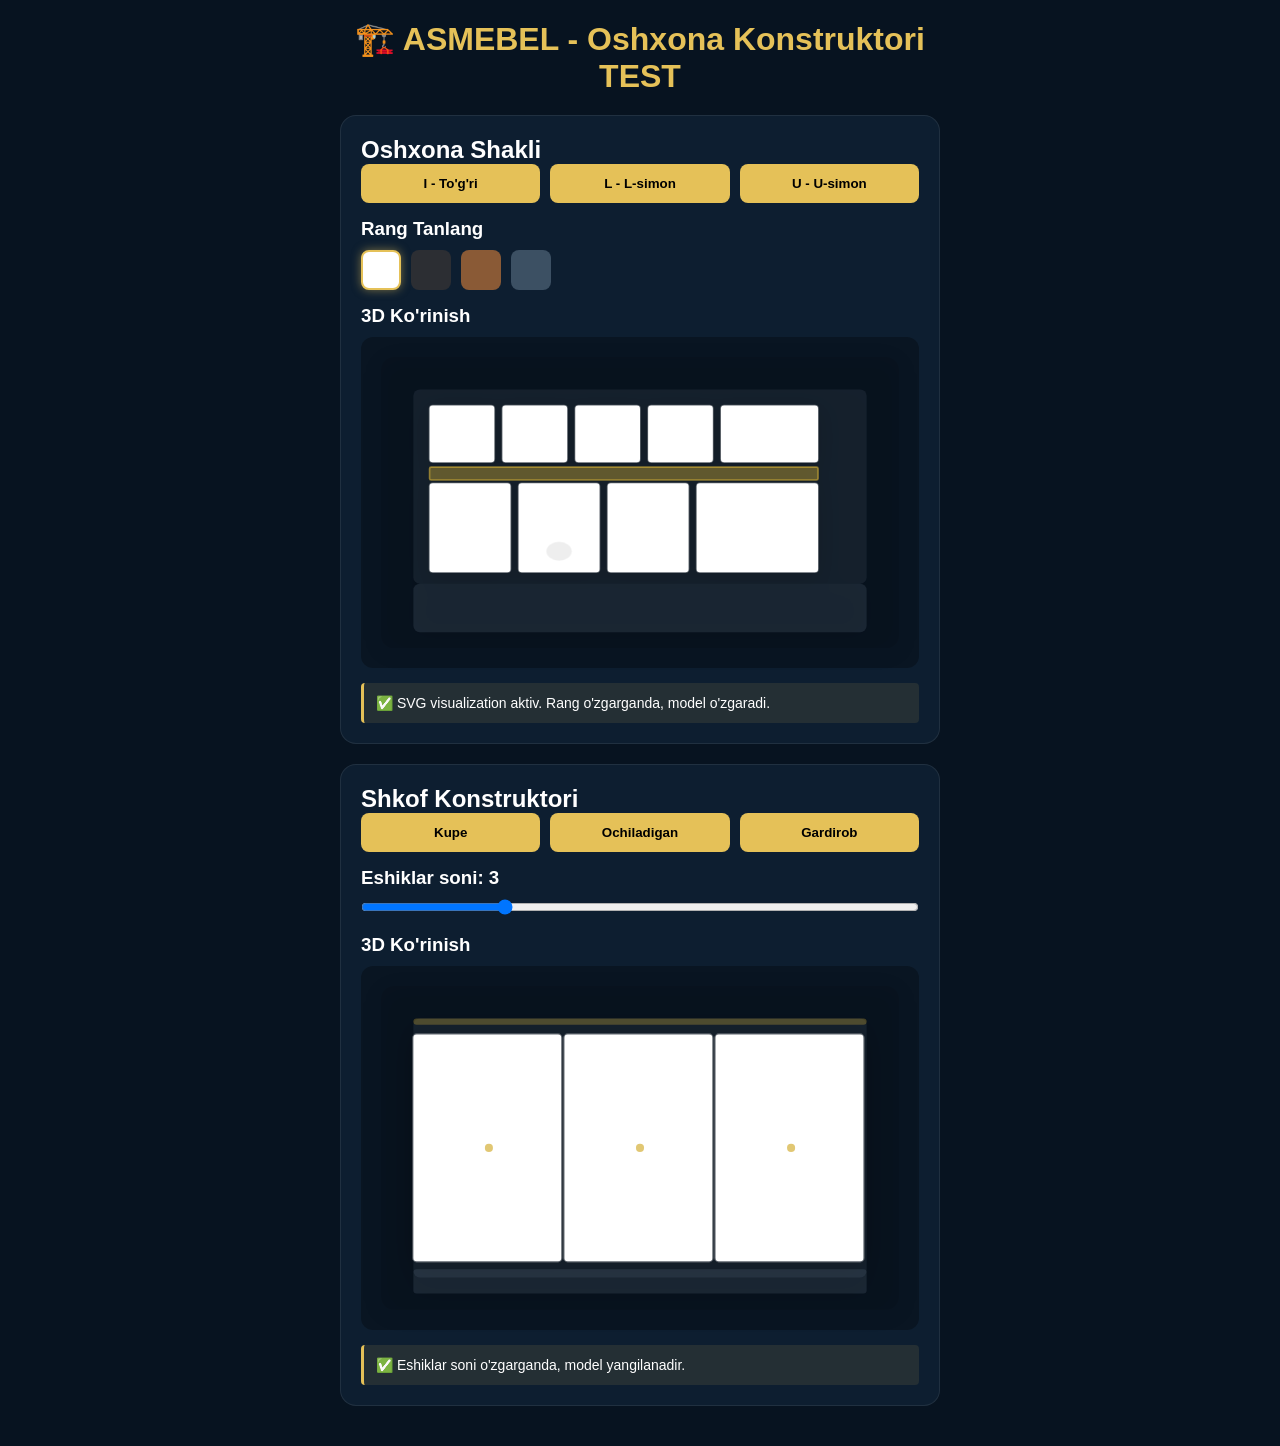
<file: webapp/test.html>
<!DOCTYPE html>
<html lang="uz">
<head>
  <meta charset="UTF-8">
  <meta name="viewport" content="width=device-width, initial-scale=1.0">
  <title>ASMEBEL Test</title>
  <style>
    * {
      margin: 0;
      padding: 0;
      box-sizing: border-box;
    }
    body {
      background: #071320;
      color: white;
      font-family: Arial, sans-serif;
      padding: 20px;
      min-height: 100vh;
    }
    .container {
      max-width: 600px;
      margin: 0 auto;
    }
    h1 {
      color: #e5c158;
      margin-bottom: 20px;
      text-align: center;
    }
    .section {
      background: rgba(18, 38, 58, 0.65);
      border: 1px solid rgba(255, 255, 255, 0.08);
      border-radius: 16px;
      padding: 20px;
      margin-bottom: 20px;
    }
    .preview-box {
      background: rgba(0, 0, 0, 0.3);
      border-radius: 12px;
      padding: 20px;
      margin-bottom: 15px;
      min-height: 200px;
      display: flex;
      align-items: center;
      justify-content: center;
    }
    svg {
      max-width: 100%;
      height: auto;
    }
    .buttons {
      display: flex;
      gap: 10px;
      margin-bottom: 15px;
    }
    button {
      flex: 1;
      padding: 12px;
      background: #e5c158;
      color: #000;
      border: none;
      border-radius: 8px;
      cursor: pointer;
      font-weight: bold;
      transition: all 0.2s;
    }
    button:hover {
      background: #f3d77b;
      transform: scale(1.05);
    }
    .color-picker {
      display: flex;
      gap: 10px;
      margin-bottom: 15px;
    }
    .color-btn {
      width: 40px;
      height: 40px;
      border: 2px solid transparent;
      border-radius: 8px;
      cursor: pointer;
      transition: all 0.2s;
    }
    .color-btn.active {
      border-color: #e5c158;
      box-shadow: 0 0 10px rgba(229, 193, 88, 0.5);
    }
    .info {
      background: rgba(229, 193, 88, 0.1);
      border-left: 3px solid #e5c158;
      padding: 12px;
      border-radius: 4px;
      margin-top: 15px;
      font-size: 14px;
    }
  </style>
</head>
<body>
  <div class="container">
    <h1>🏗️ ASMEBEL - Oshxona Konstruktori TEST</h1>

    <!-- Kitchen Section -->
    <div class="section">
      <h2>Oshxona Shakli</h2>
      <div class="buttons">
        <button onclick="setKitchenShape('straight')">I - To'g'ri</button>
        <button onclick="setKitchenShape('lshape')">L - L-simon</button>
        <button onclick="setKitchenShape('ushape')">U - U-simon</button>
      </div>

      <h3 style="margin-top: 15px; margin-bottom: 10px;">Rang Tanlang</h3>
      <div class="color-picker">
        <div class="color-btn active" style="background: #ffffff;" onclick="setColor('#ffffff', this)"></div>
        <div class="color-btn" style="background: #2c2e33;" onclick="setColor('#2c2e33', this)"></div>
        <div class="color-btn" style="background: #8a5a36;" onclick="setColor('#8a5a36', this)"></div>
        <div class="color-btn" style="background: #3c5063;" onclick="setColor('#3c5063', this)"></div>
      </div>

      <h3 style="margin-top: 15px; margin-bottom: 10px;">3D Ko'rinish</h3>
      <div class="preview-box" id="preview-container">
        <div style="color: #8ea8c3;">Loading...</div>
      </div>

      <div class="info">
        ✅ SVG visualization aktiv. Rang o'zgarganda, model o'zgaradi.
      </div>
    </div>

    <!-- Wardrobe Section -->
    <div class="section">
      <h2>Shkof Konstruktori</h2>
      <div class="buttons">
        <button onclick="setWardrobeType('kupe')">Kupe</button>
        <button onclick="setWardrobeType('swing')">Ochiladigan</button>
        <button onclick="setWardrobeType('gardirob')">Gardirob</button>
      </div>

      <h3 style="margin-top: 15px; margin-bottom: 10px;">Eshiklar soni: <span id="door-count">3</span></h3>
      <input type="range" id="door-slider" min="2" max="6" value="3" style="width: 100%; cursor: pointer;" onchange="updateDoors(this.value)">

      <h3 style="margin-top: 15px; margin-bottom: 10px;">3D Ko'rinish</h3>
      <div class="preview-box" id="wardrobe-preview">
        <div style="color: #8ea8c3;">Loading...</div>
      </div>

      <div class="info">
        ✅ Eshiklar soni o'zgarganda, model yangilanadir.
      </div>
    </div>
  </div>

  <script>
    let currentColor = '#ffffff';
    let currentDoors = 3;
    let wardrobeColor = '#ffffff';

    function setColor(color, btn) {
      currentColor = color;
      document.querySelectorAll('.color-btn').forEach(b => b.classList.remove('active'));
      btn.classList.add('active');
      renderKitchen();
    }

    function setKitchenShape(shape) {
      renderKitchen();
    }

    function setWardrobeType(type) {
      renderWardrobe();
    }

    function updateDoors(count) {
      currentDoors = parseInt(count);
      document.getElementById('door-count').innerText = count;
      renderWardrobe();
    }

    function renderKitchen() {
      const svg = `
        <svg viewBox="0 0 320 180" style="width: 100%; height: auto; filter: drop-shadow(0 4px 12px rgba(0,0,0,0.3));">
          <rect width="320" height="180" fill="rgba(0,0,0,0.1)" rx="8"/>
          <rect x="20" y="140" width="280" height="30" fill="rgba(100,120,140,0.2)" rx="4"/>
          <rect x="20" y="20" width="280" height="120" fill="rgba(180,200,220,0.08)" rx="4"/>

          <!-- Upper Cabinets -->
          <rect x="30" y="30" width="40" height="35" fill="${currentColor}" stroke="rgba(255,255,255,0.3)" stroke-width="1" rx="2"/>
          <rect x="75" y="30" width="40" height="35" fill="${currentColor}" stroke="rgba(255,255,255,0.3)" stroke-width="1" rx="2"/>
          <rect x="120" y="30" width="40" height="35" fill="${currentColor}" stroke="rgba(255,255,255,0.3)" stroke-width="1" rx="2"/>
          <rect x="165" y="30" width="40" height="35" fill="${currentColor}" stroke="rgba(255,255,255,0.3)" stroke-width="1" rx="2"/>
          <rect x="210" y="30" width="60" height="35" fill="${currentColor}" stroke="rgba(255,255,255,0.3)" stroke-width="1" rx="2"/>

          <!-- Countertop -->
          <rect x="30" y="68" width="240" height="8" fill="rgba(212,175,55,0.4)" stroke="rgba(212,175,55,0.6)" stroke-width="1" rx="1"/>

          <!-- Lower Cabinets -->
          <rect x="30" y="78" width="50" height="55" fill="${currentColor}" stroke="rgba(255,255,255,0.3)" stroke-width="1" rx="2"/>
          <rect x="85" y="78" width="50" height="55" fill="${currentColor}" stroke="rgba(255,255,255,0.3)" stroke-width="1" rx="2"/>
          <rect x="140" y="78" width="50" height="55" fill="${currentColor}" stroke="rgba(255,255,255,0.3)" stroke-width="1" rx="2"/>
          <rect x="195" y="78" width="75" height="55" fill="${currentColor}" stroke="rgba(255,255,255,0.3)" stroke-width="1" rx="2"/>

          <!-- Sink -->
          <ellipse cx="110" cy="120" rx="8" ry="6" fill="rgba(200,200,200,0.3)" stroke="rgba(255,255,255,0.4)" stroke-width="1"/>
        </svg>
      `;
      document.getElementById('preview-container').innerHTML = svg;
    }

    function renderWardrobe() {
      let doorsHtml = '';
      const doorWidth = (280 / currentDoors);

      for (let i = 0; i < currentDoors; i++) {
        const x = 20 + (i * doorWidth);
        doorsHtml += `
          <rect x="${x}" y="30" width="${doorWidth - 2}" height="140" fill="${wardrobeColor}" stroke="rgba(255,255,255,0.3)" stroke-width="1.5" rx="2"/>
          <circle cx="${x + doorWidth / 2}" cy="100" r="2.5" fill="rgba(212,175,55,0.7)"/>
        `;
      }

      const svg = `
        <svg viewBox="0 0 320 200" style="width: 100%; height: auto; filter: drop-shadow(0 4px 12px rgba(0,0,0,0.3));">
          <rect width="320" height="200" fill="rgba(0,0,0,0.1)" rx="8"/>
          <rect x="20" y="175" width="280" height="15" fill="rgba(100,120,140,0.2)" rx="2"/>
          <rect x="20" y="20" width="280" height="160" fill="rgba(180,200,220,0.08)" rx="4"/>

          ${doorsHtml}

          <rect x="20" y="20" width="280" height="4" fill="rgba(212,175,55,0.3)" rx="2"/>
        </svg>
      `;
      document.getElementById('wardrobe-preview').innerHTML = svg;
    }

    // Initial render
    window.addEventListener('load', function() {
      renderKitchen();
      renderWardrobe();
      console.log('✅ Test sahifasi yuklandi');
    });
  </script>
</body>
</html>
</file>
